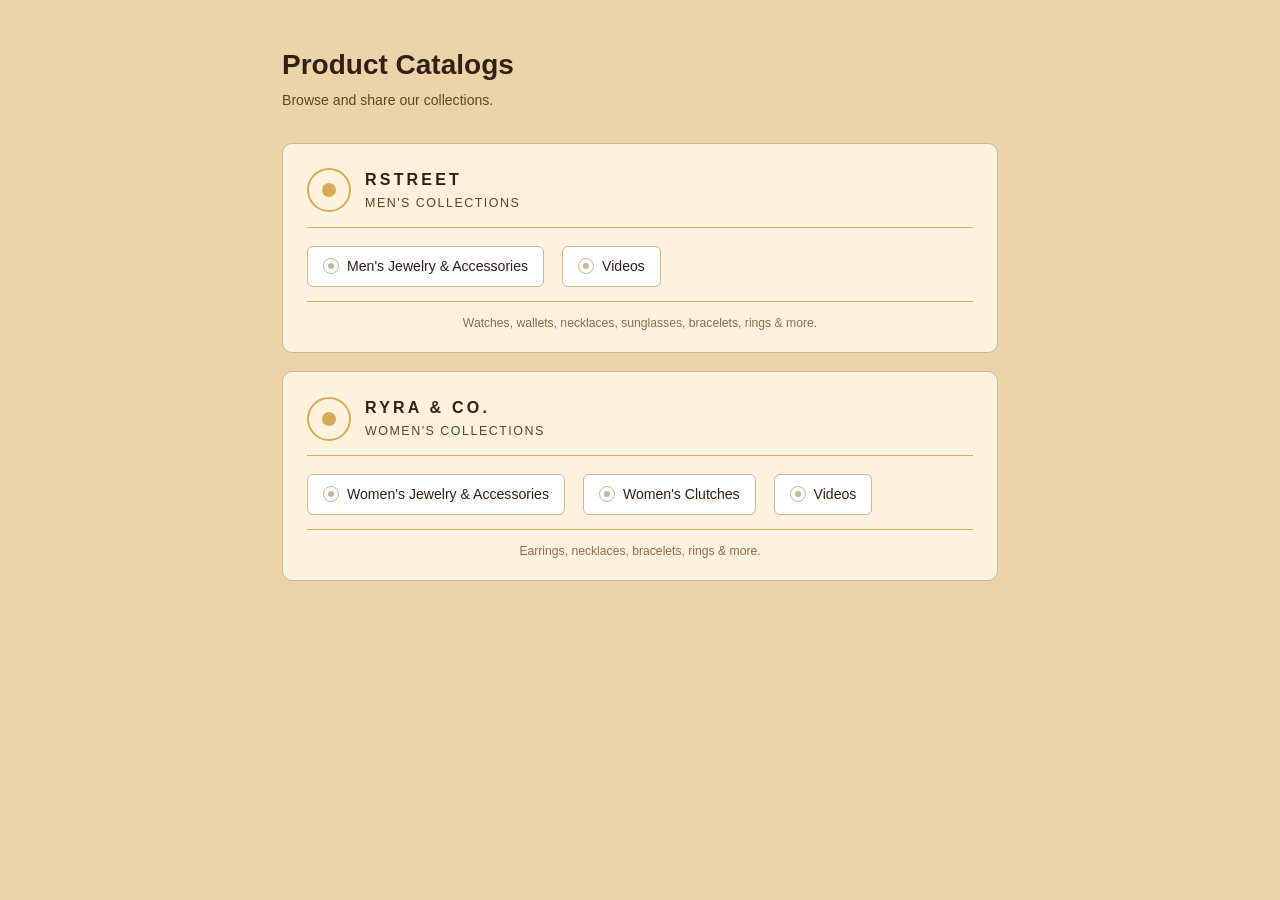
<file: index.html>
<!DOCTYPE html>
<html lang="en">
<head>
    <meta charset="utf-8">
    <meta name="viewport" content="width=device-width, initial-scale=1">
    <title>RYRA &amp; CO. — Product Catalogs</title>
    <style>
        * { box-sizing: border-box; margin: 0; padding: 0; }
        body {
            font-family: "Helvetica Neue", Helvetica, Arial, sans-serif;
            color: #2f2115;
            background: #edd3a8;
            padding: 0;
            line-height: 1.5;
        }
        .page { max-width: 780px; margin: 0 auto; padding: 44px 32px 48px; }
        h1 { font-size: 1.75rem; margin-bottom: 4px; }
        .sub { font-size: 0.88rem; color: #604622; margin-bottom: 32px; }

        .brand-section {
            background: #fdf2de;
            border: 1px solid #c9b896;
            border-radius: 10px;
            padding: 24px 24px 20px;
            margin-bottom: 18px;
        }
        .brand-section:last-child { margin-bottom: 0; }

        .brand-row {
            display: flex;
            align-items: center;
            gap: 14px;
            margin-bottom: 18px;
            padding-bottom: 14px;
            border-bottom: 1.5px solid #d5ac55;
        }
        .brand-mark {
            display: flex;
            align-items: center;
            justify-content: center;
            width: 44px;
            height: 44px;
            border: 2px solid #d5ac55;
            border-radius: 50%;
            flex-shrink: 0;
            position: relative;
        }
        .brand-mark::after {
            content: "";
            position: absolute;
            top: 50%;
            left: 50%;
            width: 14px;
            height: 14px;
            background: #d5ac55;
            border-radius: 50%;
            transform: translate(-50%, -50%);
        }
        .brand-title {
            font-size: 1rem;
            font-weight: 700;
            letter-spacing: 0.2em;
            text-transform: uppercase;
            color: #2f2115;
        }
        .brand-sub {
            font-size: 0.78rem;
            color: #604622;
            letter-spacing: 0.12em;
            text-transform: uppercase;
            margin-top: 2px;
        }

        .catalog-links { display: flex; flex-wrap: wrap; gap: 10px 18px; }
        .catalog-links a {
            display: inline-flex;
            align-items: center;
            gap: 8px;
            background: #fff;
            border: 1px solid #c9b896;
            border-radius: 6px;
            padding: 9px 15px;
            color: #2f2115;
            text-decoration: none;
            font-size: 0.88rem;
            font-weight: 500;
            transition: background 0.15s, border-color 0.15s;
        }
        .catalog-links a:hover {
            background: #f5ecd9;
            border-color: #b8a07a;
        }
        .catalog-links .link-icon {
            width: 16px;
            height: 16px;
            border: 1.5px solid #c9b896;
            border-radius: 50%;
            flex-shrink: 0;
            position: relative;
        }
        .catalog-links .link-icon::after {
            content: "";
            position: absolute;
            top: 50%;
            left: 50%;
            width: 6px;
            height: 6px;
            background: #c9b896;
            border-radius: 50%;
            transform: translate(-50%, -50%);
        }
        .catalog-links .link-label {
            text-transform: capitalize;
        }

        .section-note {
            margin-top: 14px;
            padding-top: 12px;
            border-top: 1px solid #d5ac55;
            font-size: 0.76rem;
            color: #8a6e4e;
            text-align: center;
        }

        @media (max-width: 600px) {
            .page { padding: 28px 18px 36px; }
            .brand-section { padding: 18px 16px 16px; }
            .brand-row { gap: 10px; }
            .brand-mark { width: 36px; height: 36px; }
            .brand-mark::after { width: 10px; height: 10px; }
            .catalog-links a { padding: 7px 12px; font-size: 0.82rem; }
        }
    </style>
</head>
<body>
    <div class="page">
        <h1>Product Catalogs</h1>
        <p class="sub">Browse and share our collections.</p>

        <div class="brand-section">
            <div class="brand-row">
                <div class="brand-mark"></div>
                <div>
                    <div class="brand-title">RSTREET</div>
                    <div class="brand-sub">Men's Collections</div>
                </div>
            </div>
            <div class="catalog-links">
                <a href="html_catalogs/catalog_mens_jewelry.html">
                    <span class="link-icon"></span>
                    <span class="link-label">Men's Jewelry &amp; Accessories</span>
                </a>
                <a href="html_catalogs/videos_rstreet.html">
                    <span class="link-icon"></span>
                    <span class="link-label">Videos</span>
                </a>
            </div>
            <div class="section-note">Watches, wallets, necklaces, sunglasses, bracelets, rings &amp; more.</div>
        </div>

        <div class="brand-section">
            <div class="brand-row">
                <div class="brand-mark"></div>
                <div>
                    <div class="brand-title">RYRA &amp; CO.</div>
                    <div class="brand-sub">Women's Collections</div>
                </div>
            </div>
            <div class="catalog-links">
                <a href="html_catalogs/catalog_womens_jewelry.html">
                    <span class="link-icon"></span>
                    <span class="link-label">Women's Jewelry &amp; Accessories</span>
                </a>
                <a href="html_catalogs/catalog_womens_clutches.html">
                    <span class="link-icon"></span>
                    <span class="link-label">Women's Clutches</span>
                </a>
                <a href="html_catalogs/videos_ryra.html">
                    <span class="link-icon"></span>
                    <span class="link-label">Videos</span>
                </a>
            </div>
            <div class="section-note">Earrings, necklaces, bracelets, rings &amp; more.</div>
        </div>
    </div>
</body>
</html>
</file>
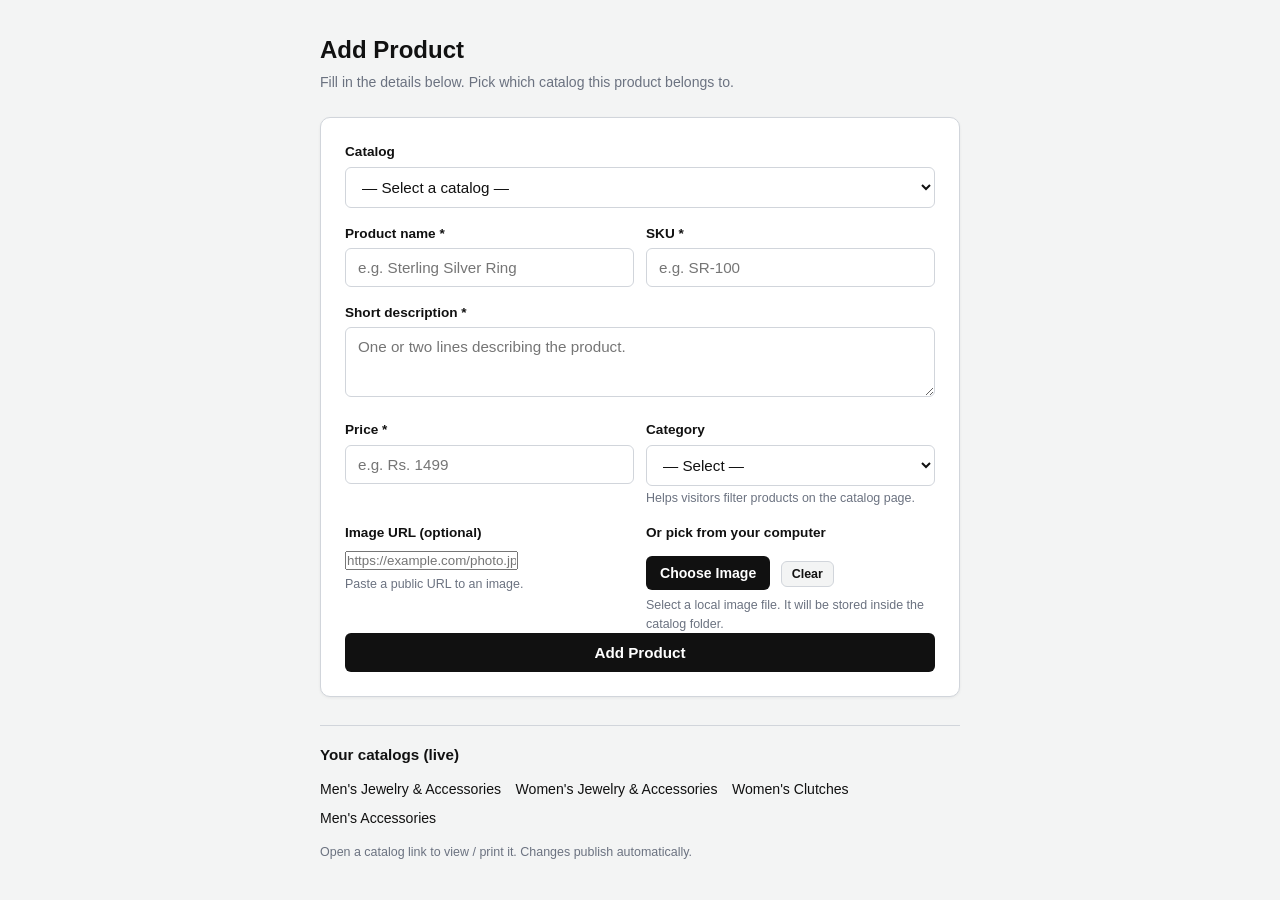
<file: catalog_form.html>
<!DOCTYPE html>
<html lang="en">
<head>
    <meta charset="utf-8">
    <meta name="viewport" content="width=device-width, initial-scale=1">
    <title>Add Product — Catalog Manager</title>
    <style>
        * { box-sizing: border-box; margin: 0; padding: 0; }
        body {
            font-family: -apple-system, BlinkMacSystemFont, "Segoe UI", Roboto, Helvetica, Arial, sans-serif;
            color: #111111;
            background: #f3f4f4;
            padding: 32px 20px;
            line-height: 1.5;
        }
        .wrap { max-width: 640px; margin: 0 auto; }
        h1 { font-size: 1.5rem; color: #111111; margin-bottom: 4px; }
        .sub { font-size: 0.88rem; color: #6b7280; margin-bottom: 24px; }
        .card {
            background: #ffffff;
            border: 1px solid #d1d5db;
            border-radius: 10px;
            padding: 24px;
            box-shadow: 0 1px 3px rgba(0,0,0,0.06);
        }
        .field { margin-bottom: 16px; }
        .field label { font-size: 0.85rem; font-weight: 600; color: #111111; margin-bottom: 4px; display: block; }
        .field input, .field textarea, .field select {
            width: 100%; padding: 10px 12px; font-size: 0.95rem;
            border: 1px solid #d1d5db; border-radius: 6px;
            background: #ffffff; color: #111111; font-family: inherit;
        }
        .field input:focus, .field textarea:focus, .field select:focus {
            outline: none; border-color: #111111;
            box-shadow: 0 0 0 3px #f3f4f4;
        }
        .field textarea { resize: vertical; min-height: 70px; }
        .row { display: flex; gap: 12px; }
        .row .field { flex: 1; }
        .file-row { display: flex; gap: 12px; align-items: flex-start; }
        .file-row .field { flex: 2; }
        .file-field { flex: 1; }
        .file-field label { font-size: 0.85rem; font-weight: 600; color: #111111; margin-bottom: 4px; display: block; }
        .file-field input[type="text"] {
            width: 100%; padding: 10px 12px; font-size: 0.95rem;
            border: 1px solid #d1d5db; border-radius: 6px;
            background: #ffffff; color: #111111; font-family: inherit;
        }
        .file-field input[type="text"]:focus {
            outline: none; border-color: #111111; box-shadow: 0 0 0 3px #f3f4f4;
        }
        .file-field #image_file {
            position: absolute;
            left: -9999px;
            width: 1px; height: 1px;
            opacity: 0;
            overflow: hidden;
            z-index: -1;
        }
        .choose-btn {
            display: inline-flex; align-items: center; gap: 6px;
            background: #111111; color: #ffffff; border: none;
            padding: 9px 14px; font-size: 0.88rem; font-weight: 600;
            border-radius: 6px; cursor: pointer; font-family: inherit;
            margin-top: 8px;
        }
        .choose-btn:hover { opacity: 0.92; }
        .clear-btn {
            display: inline-flex;
            background: #f3f4f4; color: #111111; border: 1px solid #d1d5db;
            padding: 5px 10px; font-size: 0.78rem; font-weight: 600;
            border-radius: 6px; cursor: pointer; font-family: inherit;
            margin-left: 6px; margin-top: 8px;
        }
        .clear-btn:hover { background: #e5e7eb; }
        .filename {
            margin-top: 6px; font-size: 0.78rem; color: #6b7280;
            word-break: break-all;
        }
        button#submitBtn {
            background: #111111; color: #ffffff; border: none;
            padding: 11px 20px; font-size: 0.95rem; font-weight: 600;
            border-radius: 6px; cursor: pointer; width: 100%; font-family: inherit;
        }
        button#submitBtn:hover { opacity: 0.92; }
        button#submitBtn:disabled { opacity: 0.5; cursor: not-allowed; }
        .msg {
            margin-top: 14px; padding: 10px 14px; border-radius: 6px;
            font-size: 0.88rem; display: none;
        }
        .msg.ok { background: #f3f4f4; color: #111111; border: 1px solid #d1d5db; display: block; }
        .msg.err { background: #f3f4f4; color: #111111; border: 1px solid #9ca3af; display: block; }
        .hint { font-size: 0.78rem; color: #6b7280; margin-top: 3px; }
        .catalog-links {
            margin-top: 28px; padding-top: 18px; border-top: 1px solid #d1d5db;
        }
        .catalog-links h2 { font-size: 0.95rem; color: #111111; margin-bottom: 10px; }
        .catalog-links a {
            display: inline-block; margin: 0 10px 6px 0; color: #111111;
            text-decoration: none; font-size: 0.88rem; font-weight: 500;
        }
        .catalog-links a:hover { text-decoration: underline; background: #e5e7eb; border-radius: 3px; }
    </style>
</head>
<body>
    <div class="wrap">
        <h1>Add Product</h1>
        <p class="sub">Fill in the details below. Pick which catalog this product belongs to.</p>

        <div class="card">
            <form id="addForm">
                <div class="field">
                    <label for="catalog">Catalog</label>
                    <select id="catalog" name="catalog" required>
                        <option value="">— Select a catalog —</option>
                        <option value="mens_jewelry">Men's Jewelry & Accessories</option>
                        <option value="womens_jewelry">Women's Jewelry & Accessories</option>
                        <option value="womens_clutches">Women's Clutches</option>
                        <option value="mens_accessories">Men's Accessories</option>
                    </select>
                </div>

                <div class="row">
                    <div class="field">
                        <label for="name">Product name *</label>
                        <input id="name" name="name" required placeholder="e.g. Sterling Silver Ring">
                    </div>
                    <div class="field">
                        <label for="sku">SKU *</label>
                        <input id="sku" name="sku" required placeholder="e.g. SR-100">
                    </div>
                </div>

                <div class="field">
                    <label for="description">Short description *</label>
                    <textarea id="description" name="description" required placeholder="One or two lines describing the product."></textarea>
                </div>

                <div class="row">
                    <div class="field">
                        <label for="price">Price *</label>
                        <input id="price" name="price" required placeholder="e.g. Rs. 1499">
                    </div>
                    <div class="field">
                        <label for="category">Category</label>
                        <select id="category" name="category">
                            <option value="">— Select —</option>
                            <option value="Earrings">Earrings</option>
                            <option value="Necklaces">Necklaces</option>
                            <option value="Bracelets">Bracelets</option>
                            <option value="Rings">Rings</option>
                            <option value="Bags & Clutches">Bags &amp; Clutches</option>
                            <option value="Watches">Watches</option>
                            <option value="Wallets">Wallets</option>
                            <option value="Keychains">Keychains</option>
                            <option value="Sunglasses">Sunglasses</option>
                            <option value="Other">Other</option>
                        </select>
                        <div class="hint">Helps visitors filter products on the catalog page.</div>
                    </div>
                </div>

                <div class="file-row">
                    <div class="file-field">
                        <label>Image URL (optional)</label>
                        <input id="image_url" name="image_url" placeholder="https://example.com/photo.jpg">
                        <div class="hint">Paste a public URL to an image.</div>
                    </div>
                    <div class="file-field">
                        <label>Or pick from your computer</label>
                        <input id="image_file" name="image_file" type="file" accept="image/*">
                        <button type="button" class="choose-btn" id="chooseImageBtn">Choose Image</button>
                        <button type="button" class="clear-btn" id="clearImageBtn">Clear</button>
                        <div id="filename" class="filename"></div>
                        <div class="hint">Select a local image file. It will be stored inside the catalog folder.</div>
                    </div>
                </div>

                <button type="submit" id="submitBtn">Add Product</button>
            </form>

            <div id="msg" class="msg"></div>
        </div>

        <div class="catalog-links">
            <h2>Your catalogs (live)</h2>
            <a href="https://syedabdullahhashmi.github.io/rya-catalog/html_catalogs/catalog_mens_jewelry.html" target="_blank">Men's Jewelry & Accessories</a>
            <a href="https://syedabdullahhashmi.github.io/rya-catalog/html_catalogs/catalog_womens_jewelry.html" target="_blank">Women's Jewelry & Accessories</a>
            <a href="https://syedabdullahhashmi.github.io/rya-catalog/html_catalogs/catalog_womens_clutches.html" target="_blank">Women's Clutches</a>
            <a href="https://syedabdullahhashmi.github.io/rya-catalog/html_catalogs/catalog_mens_accessories.html" target="_blank">Men's Accessories</a>
            <p class="hint" style="margin-top:8px;">Open a catalog link to view / print it. Changes publish automatically.</p>
        </div>
    </div>

    <script>
        const form = document.getElementById('addForm');
        const msg = document.getElementById('msg');
        const btn = document.getElementById('submitBtn');
        const fileInput = document.getElementById('image_file');
        const urlInput = document.getElementById('image_url');
        const chooseBtn = document.getElementById('chooseImageBtn');
        const clearBtn = document.getElementById('clearImageBtn');
        const filenameEl = document.getElementById('filename');

        // Open the file picker when the styled button is clicked
        if (chooseBtn && fileInput) {
            chooseBtn.addEventListener('click', () => fileInput.click());
        }

        // Clear the selected file
        if (clearBtn && fileInput) {
            clearBtn.addEventListener('click', () => {
                fileInput.value = '';
                if (filenameEl) filenameEl.textContent = '';
            });
        }

        // Show the selected filename after a file is picked
        if (fileInput) {
            fileInput.addEventListener('change', () => {
                if (fileInput.files && fileInput.files[0]) {
                    if (filenameEl) filenameEl.textContent = 'Selected: ' + fileInput.files[0].name;
                } else {
                    if (filenameEl) filenameEl.textContent = '';
                }
            });
        }

        function showMsg(text, type) {
            msg.textContent = text;
            msg.className = 'msg ' + type;
        }

        form.addEventListener('submit', async (e) => {
            e.preventDefault();
            btn.disabled = true;
            btn.textContent = 'Adding…';
            msg.className = 'msg';

            const data = new FormData(form);
            const payload = {
                catalog: data.get('catalog'),
                name: data.get('name'),
                sku: data.get('sku'),
                description: data.get('description'),
                price: data.get('price'),
                image_url: (data.get('image_url') || '').trim(),
                category: (data.get('category') || '').trim() || 'Other',
            };

            // If a local file was picked, read it as base64 data URL
            if (fileInput && fileInput.files && fileInput.files[0]) {
                try {
                    const reader = new FileReader();
                    const b64 = await new Promise((resolve, reject) => {
                        reader.onload = () => resolve(reader.result);
                        reader.onerror = reject;
                        reader.readAsDataURL(fileInput.files[0]);
                    });
                    payload.image_data = b64;
                } catch (err) {
                    showMsg('Could not read selected image.', 'err');
                    btn.disabled = false;
                    btn.textContent = 'Add Product';
                    return;
                }
            }

            try {
                const res = await fetch('/add', {
                    method: 'POST',
                    headers: { 'Content-Type': 'application/json' },
                    body: JSON.stringify(payload),
                });
                const j = await res.json();
                if (res.ok) {
                    showMsg(
                        'Added: ' + j.name + ' (' + j.sku + ') — ' + j.count + ' total in ' + j.catalog +
                        ' — publishing to GitHub…' +
                        (j.image_verb ? ' (' + j.image_verb + ')' : ''),
                        'ok'
                    );
                    form.reset();
                    if (fileInput) fileInput.value = '';
                    if (filenameEl) filenameEl.textContent = '';
                    document.getElementById('catalog').focus();
                } else {
                    showMsg(j.error || 'Something went wrong.', 'err');
                }
            } catch (err) {
                showMsg('Could not reach server. Is it running?', 'err');
            } finally {
                btn.disabled = false;
                btn.textContent = 'Add Product';
            }
        });
    </script>
</body>
</html>
</file>
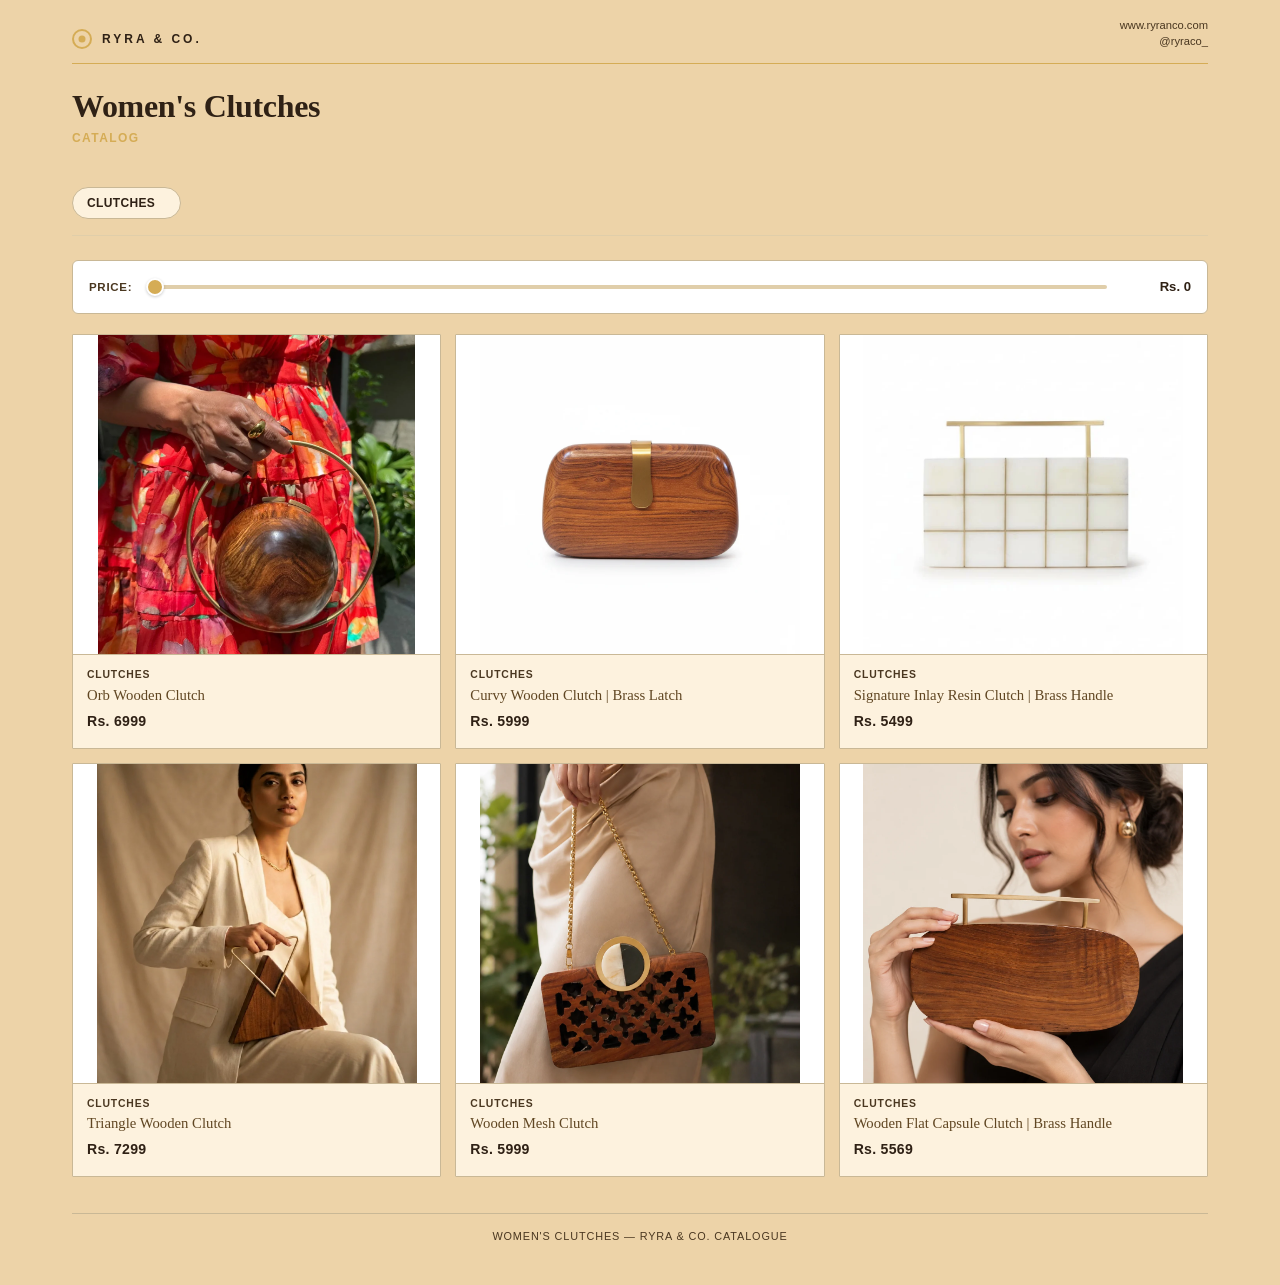
<file: html_catalogs/catalog_womens_clutches.html>
<!DOCTYPE html>
<html lang="en">
<head>
    <meta charset="utf-8">
    <meta name="viewport" content="width=device-width, initial-scale=1">
    <title>Women&#x27;s Clutches — RYRA &amp; CO. Catalogue</title>
    <style>

        * { box-sizing: border-box; margin: 0; padding: 0; }

        body {
            font-family: "Helvetica Neue", Helvetica, Arial, sans-serif;
            color: #2f2115;
            background: #edd3a8;
            padding: 0;
            line-height: 1.5;
            -webkit-font-smoothing: antialiased;
        }

        .page {
            max-width: 1200px;
            margin: 0 auto;
            padding: 0 32px 40px;
        }

        .brand-strip {
            display: flex;
            justify-content: space-between;
            align-items: flex-end;
            padding: 18px 0 14px;
            border-bottom: 1.5px solid #d5ac55;
            margin-bottom: 24px;
        }
        .brand-mark {
            display: flex;
            align-items: center;
            gap: 10px;
        }
        .brand-icon {
            width: 20px;
            height: 20px;
            border: 2px solid #d5ac55;
            border-radius: 50%;
            position: relative;
            flex-shrink: 0;
        }
        .brand-icon::after {
            content: "";
            position: absolute;
            top: 50%;
            left: 50%;
            width: 7px;
            height: 7px;
            background: #d5ac55;
            border-radius: 50%;
            transform: translate(-50%, -50%);
        }
        .brand-name {
            font-size: 0.75rem;
            font-weight: 700;
            letter-spacing: 0.25em;
            text-transform: uppercase;
            color: #2f2115;
        }
        .brand-contact {
            font-size: 0.7rem;
            color: #4a3720;
            text-align: right;
            line-height: 1.4;
        }

        .section-header {
            margin-bottom: 24px;
            padding-bottom: 16px;
        }
        .section-title {
            font-family: Georgia, "Times New Roman", serif;
            font-size: 2rem;
            font-weight: 700;
            color: #2f2115;
            letter-spacing: -0.01em;
            margin-bottom: 4px;
            line-height: 1.15;
        }
        .section-sub {
            font-size: 0.75rem;
            font-weight: 600;
            color: #d5ac55;
            letter-spacing: 0.12em;
            text-transform: uppercase;
        }

        .category-bar {
            display: flex;
            flex-wrap: wrap;
            gap: 8px;
            margin-bottom: 24px;
            padding-bottom: 16px;
            border-bottom: 1px solid #e0ceaa;
        }
        .category-btn {
            font-size: 0.75rem;
            font-weight: 600;
            letter-spacing: 0.03em;
            text-transform: uppercase;
            color: #2f2115;
            background: #fdf2de;
            border: 1px solid #c9b896;
            border-radius: 20px;
            padding: 6px 14px;
            cursor: pointer;
            transition: all 0.15s ease;
            text-decoration: none;
            display: inline-block;
        }
        .category-btn:hover {
            background: #2f2115;
            color: #fdf2de;
            border-color: #2f2115;
        }
        .category-btn.active {
            background: #2f2115;
            color: #fdf2de;
            border-color: #2f2115;
        }
        .category-count {
            display: inline-block;
            margin-left: 4px;
            font-size: 0.68rem;
            color: #fdf2de;
            font-weight: 600;
        }

        .grid {
            display: grid;
            grid-template-columns: repeat(3, 1fr);
            gap: 14px;
        }

        .product-card {
            background: #fdf2de;
            border: 1px solid #c9b896;
            border-radius: 1px;
            overflow: hidden;
            display: flex;
            flex-direction: column;
            break-inside: avoid;
            page-break-inside: avoid;
            scroll-margin-top: 20px;
        }
        .card-image {
            background: #ffffff;
            width: 100%;
            height: 320px;
            display: flex;
            align-items: center;
            justify-content: center;
            overflow: hidden;
            border-bottom: 1px solid #c9b896;
            cursor: zoom-in;
        }
        .product-image {
            width: 100%;
            height: 320px;
            object-fit: contain;
            display: block;
            transition: transform 0.25s ease;
        }
        .product-image:hover {
            transform: scale(1.6);
            cursor: zoom-in;
        }
        .product-image-placeholder {
            font-size: 2.2rem;
            color: #c9b896;
            font-weight: 300;
        }
        .product-image-missing {
            font-size: 0.7rem;
            color: #c9b896;
            padding: 10px;
            text-align: center;
        }
        .card-body {
            padding: 12px 14px 16px;
            flex: 1;
        }
        .card-category {
            font-size: 0.65rem;
            font-weight: 600;
            color: #4a3720;
            text-transform: uppercase;
            letter-spacing: 0.08em;
            margin-bottom: 3px;
        }
        .card-name {
            font-family: Georgia, "Times New Roman", serif;
            font-size: 0.92rem;
            font-weight: 400;
            color: #604622;
            margin-bottom: 5px;
            line-height: 1.35;
            white-space: pre-wrap;
            word-break: break-word;
        }
        .card-price {
            font-size: 0.88rem;
            font-weight: 700;
            color: #2f2115;
            letter-spacing: 0.02em;
            white-space: nowrap;
        }
        .card-price-oos {
            color: #4a3720;
            text-decoration: line-through;
            font-weight: 400;
        }
        .oos-badge {
            display: inline-block;
            margin-top: 5px;
            padding: 2px 8px;
            font-size: 0.62rem;
            font-weight: 700;
            letter-spacing: 0.08em;
            text-transform: uppercase;
            color: #fff;
            background: #c62828;
            border-radius: 3px;
        }
        .bs-badge {
            display: inline-block;
            margin-top: 5px;
            padding: 2px 8px;
            font-size: 0.62rem;
            font-weight: 700;
            letter-spacing: 0.06em;
            text-transform: uppercase;
            color: #1a1a1a;
            background: #f5c518;
            border-radius: 3px;
        }

        .product-card-oos .card-image {
            opacity: 0.6;
        }

        /* ---- price slider ---- */
        .price-filter-bar {
            margin-bottom: 20px;
            padding: 12px 16px;
            background: #ffffff;
            border: 1px solid #c9b896;
            border-radius: 6px;
        }
        .price-filter-row {
            display: flex;
            align-items: center;
            gap: 14px;
        }
        .price-filter-label {
            font-size: 0.72rem;
            font-weight: 600;
            text-transform: uppercase;
            letter-spacing: 0.06em;
            color: #4a3720;
            white-space: nowrap;
        }
        .price-slider-wrap {
            flex: 1;
            position: relative;
            height: 28px;
            display: flex;
            align-items: center;
        }
        .price-slider {
            -webkit-appearance: none;
            appearance: none;
            width: 100%;
            height: 4px;
            background: #e0ceaa;
            border-radius: 2px;
            outline: none;
            position: absolute;
            top: 50%;
            transform: translateY(-50%);
            z-index: 2;
        }
        .price-slider::-webkit-slider-thumb {
            -webkit-appearance: none;
            appearance: none;
            width: 18px;
            height: 18px;
            background: #d5ac55;
            border: 2px solid #ffffff;
            border-radius: 50%;
            cursor: pointer;
            position: relative;
            z-index: 3;
            box-shadow: 0 1px 3px rgba(0,0,0,0.2);
            transition: transform 0.1s ease;
        }
        .price-slider::-webkit-slider-thumb:hover {
            transform: scale(1.15);
        }
        .price-slider::-moz-range-thumb {
            width: 18px;
            height: 18px;
            background: #d5ac55;
            border: 2px solid #ffffff;
            border-radius: 50%;
            cursor: pointer;
            box-shadow: 0 1px 3px rgba(0,0,0,0.2);
        }
        .price-slider::-moz-range-track {
            height: 4px;
            background: #e0ceaa;
            border-radius: 2px;
        }
        .price-filter-value {
            font-size: 0.82rem;
            font-weight: 700;
            color: #2f2115;
            white-space: nowrap;
            min-width: 70px;
            text-align: right;
        }
        .price-filter-count {
            font-size: 0.72rem;
            color: #4a3720;
            margin-left: auto;
        }

        .empty-state {
            grid-column: 1 / -1;
            text-align: center;
            padding: 56px 20px;
            color: #4a3720;
            font-size: 0.85rem;
        }

        .catalog-footer {
            margin-top: 36px;
            padding-top: 14px;
            border-top: 1px solid #c9b896;
            font-size: 0.68rem;
            color: #4a3720;
            text-align: center;
            letter-spacing: 0.08em;
            text-transform: uppercase;
        }

        @media (max-width: 960px) {
            .grid { grid-template-columns: repeat(2, 1fr); gap: 14px; }
            .card-image { height: 260px; }
            .product-image { height: 260px; }
            .page { padding: 0 20px 32px; }
            .section-title { font-size: 1.6rem; }
        }
        @media (max-width: 560px) {
            .grid { grid-template-columns: 1fr; gap: 12px; }
            .card-image { height: 280px; }
            .product-image { height: 280px; }
            .brand-strip { flex-direction: column; align-items: flex-start; gap: 6px; }
            .brand-contact { text-align: left; }
            .section-title { font-size: 1.3rem; }
            .page { padding: 0 14px 24px; }
        }
        @media print {
            body { background: #ffffff; }
            .page { max-width: 100%; padding: 20px; }
            .product-card {
                box-shadow: none;
                border: 1px solid #bbb;
                break-inside: avoid;
                page-break-inside: avoid;
            }
            .card-image { border-bottom: 1px solid #bbb; }
            .brand-strip { border-bottom: 1px solid #bbb; }
            .catalog-footer { border-top: 1px solid #bbb; }
            .category-bar { display: none; }
            .section-title { font-size: 1.4rem; }
            .section-sub { color: #2f2115; }
        }
    
    </style>
</head>
<body>
    <div class="page">
        <div class="brand-strip">
            <div class="brand-mark">
                <span class="brand-icon" aria-hidden="true"></span>
                <span class="brand-name">RYRA &amp; CO.</span>
            </div>
            <div class="brand-contact">
                www.ryranco.com<br>
                @ryraco_
            </div>
        </div>

        <div class="section-header">
            <div class="section-title">Women&#x27;s Clutches</div>
            <div class="section-sub">Catalog</div>
        </div>

        <div class="category-bar" id="category-bar">
            <a class="category-btn" href="#category-clutches">Clutches<span class="category-count">6</span></a>
        </div>

        <div class="price-filter-bar">
            <div class="price-filter-row">
                <span class="price-filter-label">Price:</span>
                <div class="price-slider-wrap">
                    <input type="range" class="price-slider" id="price-slider" min="0" max="5000" step="500" value="0">
                    <div class="price-slider-track"></div>
                </div>
                <span class="price-filter-value" id="price-filter-value">Rs. 0</span>
            </div>
            <div class="price-filter-count" id="price-filter-count"></div>
        </div>

        <div class="grid" id="product-grid">
            
        <div class="product-card" data-category="clutches" data-price="6999">
            <div class="card-image"><img class="product-image" src="images/womens_clutches_1_4c2035.webp" alt="Orb Wooden Clutch"></div>
            <div class="card-body">
                <div class="card-category">Clutches</div>
                <div class="card-name">Orb Wooden Clutch</div>
                <div class="card-price">Rs. 6999</div>
                
                
            </div>
        </div>
        

        <div class="product-card" data-category="clutches" data-price="5999">
            <div class="card-image"><img class="product-image" src="images/womens_clutches_2_11313f.webp" alt="Curvy Wooden Clutch | Brass Latch"></div>
            <div class="card-body">
                <div class="card-category">Clutches</div>
                <div class="card-name">Curvy Wooden Clutch | Brass Latch</div>
                <div class="card-price">Rs. 5999</div>
                
                
            </div>
        </div>
        

        <div class="product-card" data-category="clutches" data-price="5499">
            <div class="card-image"><img class="product-image" src="images/womens_clutches_3_931ccd.webp" alt="Signature Inlay Resin Clutch | Brass Handle"></div>
            <div class="card-body">
                <div class="card-category">Clutches</div>
                <div class="card-name">Signature Inlay Resin Clutch | Brass Handle</div>
                <div class="card-price">Rs. 5499</div>
                
                
            </div>
        </div>
        

        <div class="product-card" data-category="clutches" data-price="7299">
            <div class="card-image"><img class="product-image" src="images/womens_clutches_4_c6a9fb.webp" alt="Triangle Wooden Clutch"></div>
            <div class="card-body">
                <div class="card-category">Clutches</div>
                <div class="card-name">Triangle Wooden Clutch</div>
                <div class="card-price">Rs. 7299</div>
                
                
            </div>
        </div>
        

        <div class="product-card" data-category="clutches" data-price="5999">
            <div class="card-image"><img class="product-image" src="images/womens_clutches_5_9bbf3c.webp" alt="Wooden Mesh Clutch"></div>
            <div class="card-body">
                <div class="card-category">Clutches</div>
                <div class="card-name">Wooden Mesh Clutch</div>
                <div class="card-price">Rs. 5999</div>
                
                
            </div>
        </div>
        

        <div class="product-card" data-category="clutches" data-price="5569">
            <div class="card-image"><img class="product-image" src="images/womens_clutches_6_9742e7.webp" alt="Wooden Flat Capsule Clutch | Brass Handle"></div>
            <div class="card-body">
                <div class="card-category">Clutches</div>
                <div class="card-name">Wooden Flat Capsule Clutch | Brass Handle</div>
                <div class="card-price">Rs. 5569</div>
                
                
            </div>
        </div>
        
        </div>

        <footer class="catalog-footer">
            Women&#x27;s Clutches — RYRA &amp; CO. Catalogue
        </footer>
    </div>

    <script>
    (function() {
        var bar = document.getElementById('category-bar');
        var grid = document.getElementById('product-grid');
        if (!bar || !grid) return;

        var allCards = grid.querySelectorAll('.product-card');
        var btns = bar.querySelectorAll('.category-btn');
        var activeCat = null;

        btns.forEach(function(btn) {
            btn.addEventListener('click', function(e) {
                e.preventDefault();
                var target = btn.getAttribute('href');
                if (!target) return;
                var cat = target.replace('#category-', '').replace(/-/g, ' ');

                if (activeCat === cat) {
                    activeCat = null;
                    allCards.forEach(function(c) { c.style.display = ''; });
                    btns.forEach(function(b) { b.classList.remove('active'); });
                    return;
                }

                activeCat = cat;
                allCards.forEach(function(c) {
                    var cCat = (c.getAttribute('data-category') || '').replace(/-/g, ' ');
                    c.style.display = (cCat === cat) ? '' : 'none';
                });
                btns.forEach(function(b) { b.classList.remove('active'); });
                btn.classList.add('active');
            });
        });

        // ---- Price slider filter ----
        var slider = document.getElementById('price-slider');
        var sliderValue = document.getElementById('price-filter-value');
        var priceCount = document.getElementById('price-filter-count');
        var allCards = grid.querySelectorAll('.product-card');
        var totalCards = allCards.length;

        function applyPriceFilter() {
            var minPrice = parseInt(slider.value, 10) || 0;
            sliderValue.textContent = 'Rs. ' + minPrice;

            var visible = 0;
            allCards.forEach(function(c) {
                var p = parseInt(c.getAttribute('data-price'), 10) || 0;
                var show = p >= minPrice;
                c.style.display = show ? '' : 'none';
                if (show) visible++;
            });

            if (priceCount) {
                priceCount.textContent = visible + ' of ' + totalCards + ' shown';
            }
        }

        slider.addEventListener('input', applyPriceFilter);
    })();
    </script>
</body>
</html>
</file>
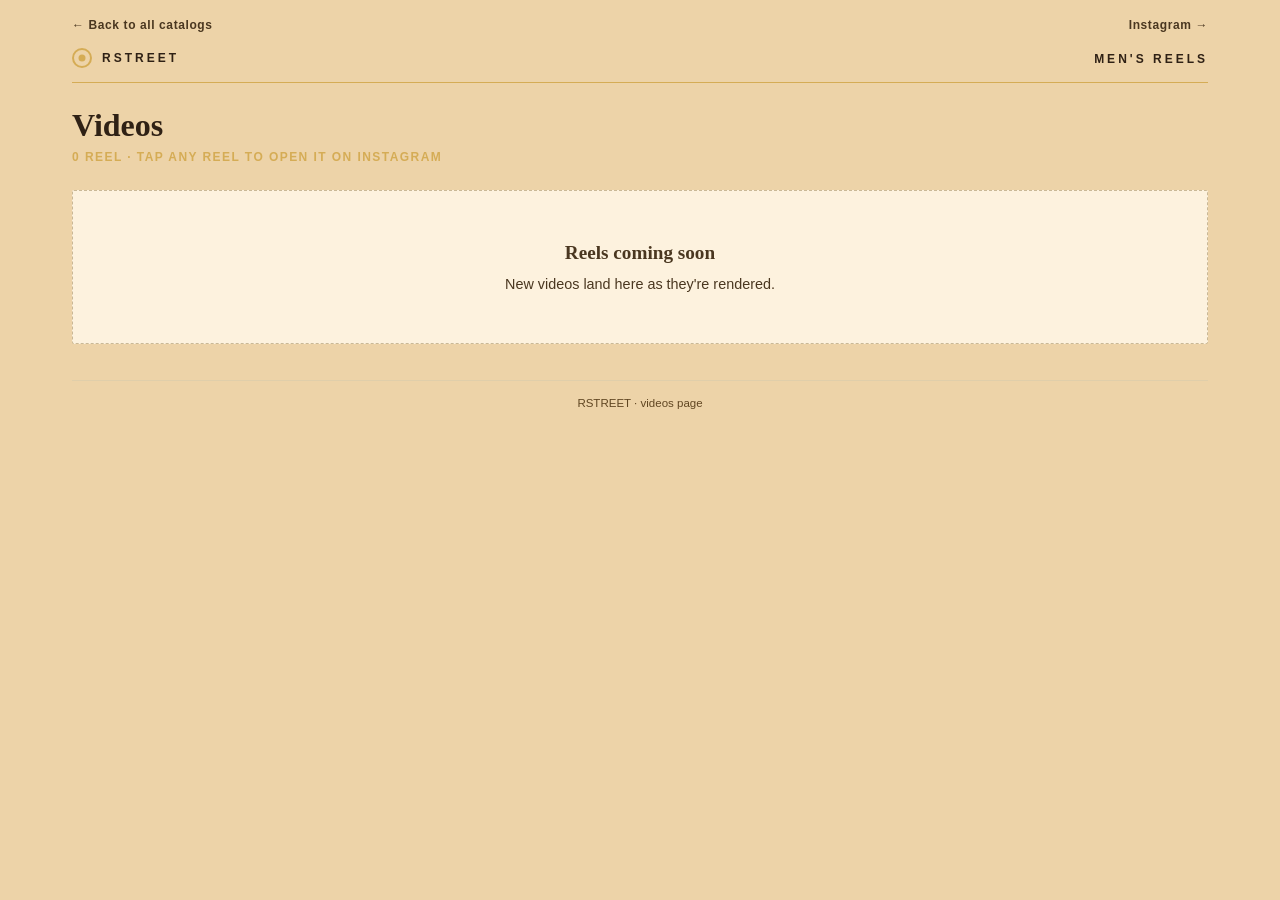
<file: html_catalogs/videos_rstreet.html>
<!DOCTYPE html>
<html lang="en">
<head>
    <meta charset="utf-8">
    <meta name="viewport" content="width=device-width, initial-scale=1">
    <title>RSTREET — Videos</title>
    <style>
        * { box-sizing: border-box; margin: 0; padding: 0; }
        body {
            font-family: "Helvetica Neue", Helvetica, Arial, sans-serif;
            color: #2f2115;
            background: #edd3a8;
            padding: 0;
            line-height: 1.5;
            -webkit-font-smoothing: antialiased;
        }
        .page {
            max-width: 1200px;
            margin: 0 auto;
            padding: 0 32px 40px;
        }
        .topbar {
            display: flex;
            justify-content: space-between;
            align-items: center;
            padding-top: 16px;
        }
        .back-link {
            font-size: 0.75rem;
            font-weight: 600;
            color: #4a3720;
            text-decoration: none;
            letter-spacing: 0.05em;
        }
        .back-link:hover { color: #d5ac55; }
        .brand-strip {
            display: flex;
            justify-content: space-between;
            align-items: flex-end;
            padding: 14px 0 14px;
            border-bottom: 1.5px solid #d5ac55;
            margin-bottom: 24px;
        }
        .brand-mark {
            display: flex;
            align-items: center;
            gap: 10px;
        }
        .brand-icon {
            width: 20px;
            height: 20px;
            border: 2px solid #d5ac55;
            border-radius: 50%;
            position: relative;
            flex-shrink: 0;
        }
        .brand-icon::after {
            content: "";
            position: absolute;
            top: 50%;
            left: 50%;
            width: 7px;
            height: 7px;
            background: #d5ac55;
            border-radius: 50%;
            transform: translate(-50%, -50%);
        }
        .brand-name {
            font-size: 0.75rem;
            font-weight: 700;
            letter-spacing: 0.25em;
            text-transform: uppercase;
            color: #2f2115;
        }
        .section-header { margin-bottom: 24px; }
        .section-title {
            font-family: Georgia, "Times New Roman", serif;
            font-size: 2rem;
            font-weight: 700;
            color: #2f2115;
            line-height: 1.15;
            margin-bottom: 4px;
        }
        .section-sub {
            font-size: 0.75rem;
            font-weight: 600;
            color: #d5ac55;
            letter-spacing: 0.12em;
            text-transform: uppercase;
        }

        .grid {
            display: grid;
            grid-template-columns: repeat(3, 1fr);
            gap: 16px;
        }
        .video-card {
            background: #fdf2de;
            border: 1px solid #c9b896;
            border-radius: 2px;
            overflow: hidden;
            display: flex;
            flex-direction: column;
            text-decoration: none;
            color: inherit;
            transition: transform 0.15s ease, box-shadow 0.15s ease;
        }
        .video-card:hover {
            transform: translateY(-2px);
            box-shadow: 0 6px 18px rgba(94, 66, 25, 0.18);
        }
        .video-thumb {
            position: relative;
            width: 100%;
            aspect-ratio: 9 / 16;
            background: #ffffff;
            overflow: hidden;
            border-bottom: 1px solid #c9b896;
        }
        .video-thumb video {
            width: 100%;
            height: 100%;
            object-fit: cover;
            display: block;
        }
        .play-overlay {
            position: absolute;
            top: 50%;
            left: 50%;
            transform: translate(-50%, -50%);
            width: 52px;
            height: 52px;
            border-radius: 50%;
            background: rgba(47, 33, 21, 0.55);
            display: flex;
            align-items: center;
            justify-content: center;
            pointer-events: none;
            transition: background 0.15s;
        }
        .video-card:hover .play-overlay { background: rgba(213, 172, 85, 0.9); }
        .play-overlay::after {
            content: "";
            border-style: solid;
            border-width: 10px 0 10px 16px;
            border-color: transparent transparent transparent #ffffff;
            margin-left: 4px;
        }
        .card-body { padding: 12px 14px 14px; }
        .card-title {
            font-family: Georgia, "Times New Roman", serif;
            font-size: 0.95rem;
            color: #2f2115;
            margin-bottom: 3px;
        }
        .card-meta {
            font-size: 0.72rem;
            color: #4a3720;
            letter-spacing: 0.03em;
        }
        .card-file {
            font-size: 0.62rem;
            color: #c9b896;
            font-family: monospace;
            margin-top: 6px;
            word-break: break-all;
        }
        .empty {
            grid-column: 1 / -1;
            background: #fdf2de;
            border: 1px dashed #c9b896;
            border-radius: 2px;
            padding: 48px 24px;
            text-align: center;
            color: #4a3720;
            font-size: 0.9rem;
        }
        .empty strong { font-family: Georgia, serif; font-size: 1.2rem; display: block; margin-bottom: 6px; }
        .footer {
            margin-top: 36px;
            padding-top: 14px;
            border-top: 1px solid #e0ceaa;
            text-align: center;
            font-size: 0.72rem;
            color: #604622;
        }
        @media (max-width: 900px) {
            .grid { grid-template-columns: repeat(2, 1fr); }
        }
        @media (max-width: 600px) {
            .page { padding: 0 18px 32px; }
            .section-title { font-size: 1.5rem; }
        }
    </style>
</head>
<body>
    <div class="page">
        <div class="topbar">
            <a class="back-link" href="../index.html">&larr; Back to all catalogs</a>
            <a class="back-link" href="https://www.instagram.com/rstreetstore" target="_blank" rel="noopener">Instagram &rarr;</a>
        </div>
        <div class="brand-strip">
            <div class="brand-mark">
                <div class="brand-icon"></div>
                <div class="brand-name">RSTREET</div>
            </div>
            <div class="brand-name">Men&#x27;s Reels</div>
        </div>
        <div class="section-header">
            <h1 class="section-title">Videos</h1>
            <div class="section-sub">0 reel &middot; tap any reel to open it on Instagram</div>
        </div>
        <div class="grid">
        <div class="empty">
            <strong>Reels coming soon</strong>
            New videos land here as they're rendered.
        </div>
        </div>
        <div class="footer">RSTREET &middot; videos page</div>
    </div>
</body>
</html>
</file>
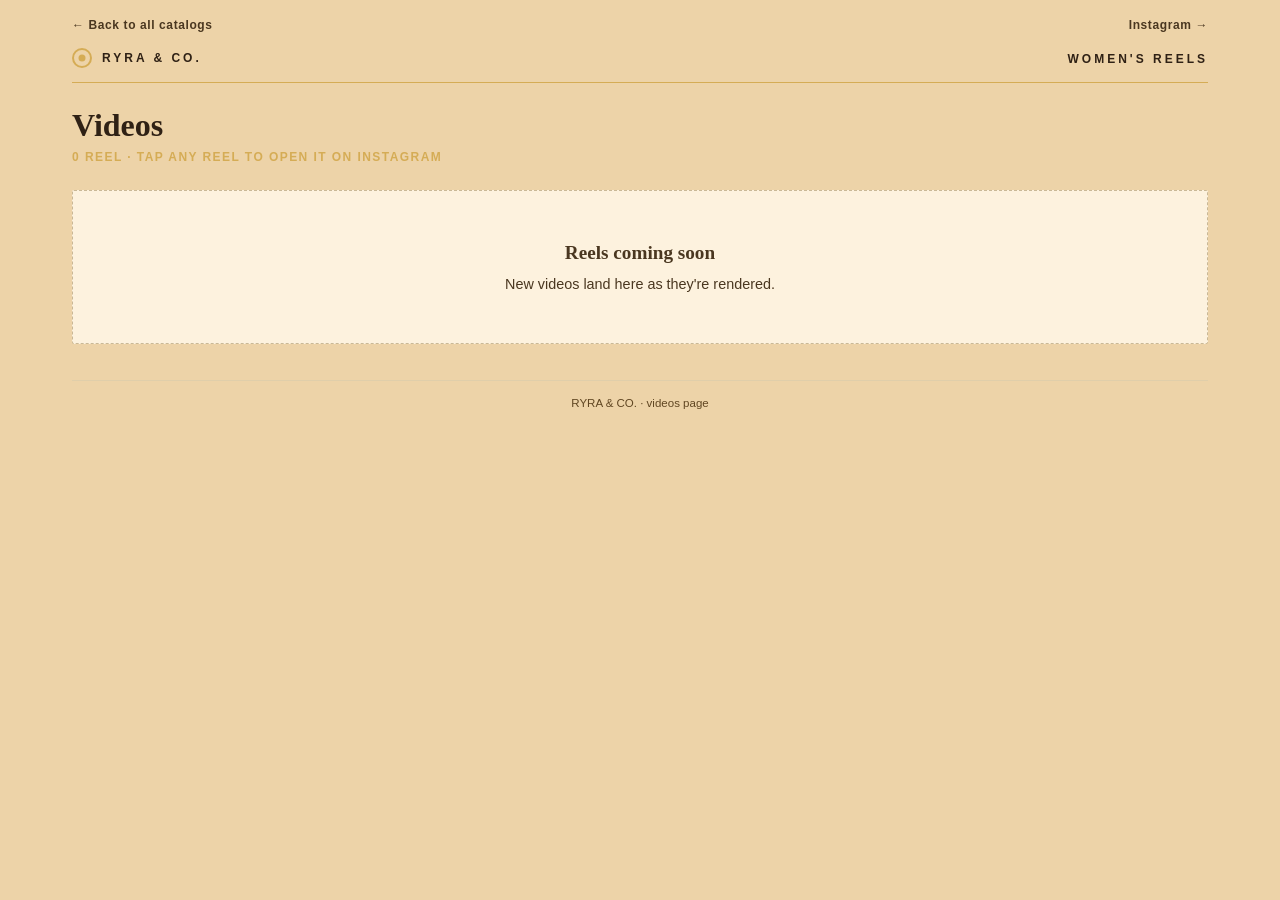
<file: html_catalogs/videos_ryra.html>
<!DOCTYPE html>
<html lang="en">
<head>
    <meta charset="utf-8">
    <meta name="viewport" content="width=device-width, initial-scale=1">
    <title>RYRA &amp; CO. — Videos</title>
    <style>
        * { box-sizing: border-box; margin: 0; padding: 0; }
        body {
            font-family: "Helvetica Neue", Helvetica, Arial, sans-serif;
            color: #2f2115;
            background: #edd3a8;
            padding: 0;
            line-height: 1.5;
            -webkit-font-smoothing: antialiased;
        }
        .page {
            max-width: 1200px;
            margin: 0 auto;
            padding: 0 32px 40px;
        }
        .topbar {
            display: flex;
            justify-content: space-between;
            align-items: center;
            padding-top: 16px;
        }
        .back-link {
            font-size: 0.75rem;
            font-weight: 600;
            color: #4a3720;
            text-decoration: none;
            letter-spacing: 0.05em;
        }
        .back-link:hover { color: #d5ac55; }
        .brand-strip {
            display: flex;
            justify-content: space-between;
            align-items: flex-end;
            padding: 14px 0 14px;
            border-bottom: 1.5px solid #d5ac55;
            margin-bottom: 24px;
        }
        .brand-mark {
            display: flex;
            align-items: center;
            gap: 10px;
        }
        .brand-icon {
            width: 20px;
            height: 20px;
            border: 2px solid #d5ac55;
            border-radius: 50%;
            position: relative;
            flex-shrink: 0;
        }
        .brand-icon::after {
            content: "";
            position: absolute;
            top: 50%;
            left: 50%;
            width: 7px;
            height: 7px;
            background: #d5ac55;
            border-radius: 50%;
            transform: translate(-50%, -50%);
        }
        .brand-name {
            font-size: 0.75rem;
            font-weight: 700;
            letter-spacing: 0.25em;
            text-transform: uppercase;
            color: #2f2115;
        }
        .section-header { margin-bottom: 24px; }
        .section-title {
            font-family: Georgia, "Times New Roman", serif;
            font-size: 2rem;
            font-weight: 700;
            color: #2f2115;
            line-height: 1.15;
            margin-bottom: 4px;
        }
        .section-sub {
            font-size: 0.75rem;
            font-weight: 600;
            color: #d5ac55;
            letter-spacing: 0.12em;
            text-transform: uppercase;
        }

        .grid {
            display: grid;
            grid-template-columns: repeat(3, 1fr);
            gap: 16px;
        }
        .video-card {
            background: #fdf2de;
            border: 1px solid #c9b896;
            border-radius: 2px;
            overflow: hidden;
            display: flex;
            flex-direction: column;
            text-decoration: none;
            color: inherit;
            transition: transform 0.15s ease, box-shadow 0.15s ease;
        }
        .video-card:hover {
            transform: translateY(-2px);
            box-shadow: 0 6px 18px rgba(94, 66, 25, 0.18);
        }
        .video-thumb {
            position: relative;
            width: 100%;
            aspect-ratio: 9 / 16;
            background: #ffffff;
            overflow: hidden;
            border-bottom: 1px solid #c9b896;
        }
        .video-thumb video {
            width: 100%;
            height: 100%;
            object-fit: cover;
            display: block;
        }
        .play-overlay {
            position: absolute;
            top: 50%;
            left: 50%;
            transform: translate(-50%, -50%);
            width: 52px;
            height: 52px;
            border-radius: 50%;
            background: rgba(47, 33, 21, 0.55);
            display: flex;
            align-items: center;
            justify-content: center;
            pointer-events: none;
            transition: background 0.15s;
        }
        .video-card:hover .play-overlay { background: rgba(213, 172, 85, 0.9); }
        .play-overlay::after {
            content: "";
            border-style: solid;
            border-width: 10px 0 10px 16px;
            border-color: transparent transparent transparent #ffffff;
            margin-left: 4px;
        }
        .card-body { padding: 12px 14px 14px; }
        .card-title {
            font-family: Georgia, "Times New Roman", serif;
            font-size: 0.95rem;
            color: #2f2115;
            margin-bottom: 3px;
        }
        .card-meta {
            font-size: 0.72rem;
            color: #4a3720;
            letter-spacing: 0.03em;
        }
        .card-file {
            font-size: 0.62rem;
            color: #c9b896;
            font-family: monospace;
            margin-top: 6px;
            word-break: break-all;
        }
        .empty {
            grid-column: 1 / -1;
            background: #fdf2de;
            border: 1px dashed #c9b896;
            border-radius: 2px;
            padding: 48px 24px;
            text-align: center;
            color: #4a3720;
            font-size: 0.9rem;
        }
        .empty strong { font-family: Georgia, serif; font-size: 1.2rem; display: block; margin-bottom: 6px; }
        .footer {
            margin-top: 36px;
            padding-top: 14px;
            border-top: 1px solid #e0ceaa;
            text-align: center;
            font-size: 0.72rem;
            color: #604622;
        }
        @media (max-width: 900px) {
            .grid { grid-template-columns: repeat(2, 1fr); }
        }
        @media (max-width: 600px) {
            .page { padding: 0 18px 32px; }
            .section-title { font-size: 1.5rem; }
        }
    </style>
</head>
<body>
    <div class="page">
        <div class="topbar">
            <a class="back-link" href="../index.html">&larr; Back to all catalogs</a>
            <a class="back-link" href="https://www.instagram.com/ryraco_" target="_blank" rel="noopener">Instagram &rarr;</a>
        </div>
        <div class="brand-strip">
            <div class="brand-mark">
                <div class="brand-icon"></div>
                <div class="brand-name">RYRA &amp; CO.</div>
            </div>
            <div class="brand-name">Women&#x27;s Reels</div>
        </div>
        <div class="section-header">
            <h1 class="section-title">Videos</h1>
            <div class="section-sub">0 reel &middot; tap any reel to open it on Instagram</div>
        </div>
        <div class="grid">
        <div class="empty">
            <strong>Reels coming soon</strong>
            New videos land here as they're rendered.
        </div>
        </div>
        <div class="footer">RYRA &amp; CO. &middot; videos page</div>
    </div>
</body>
</html>
</file>
